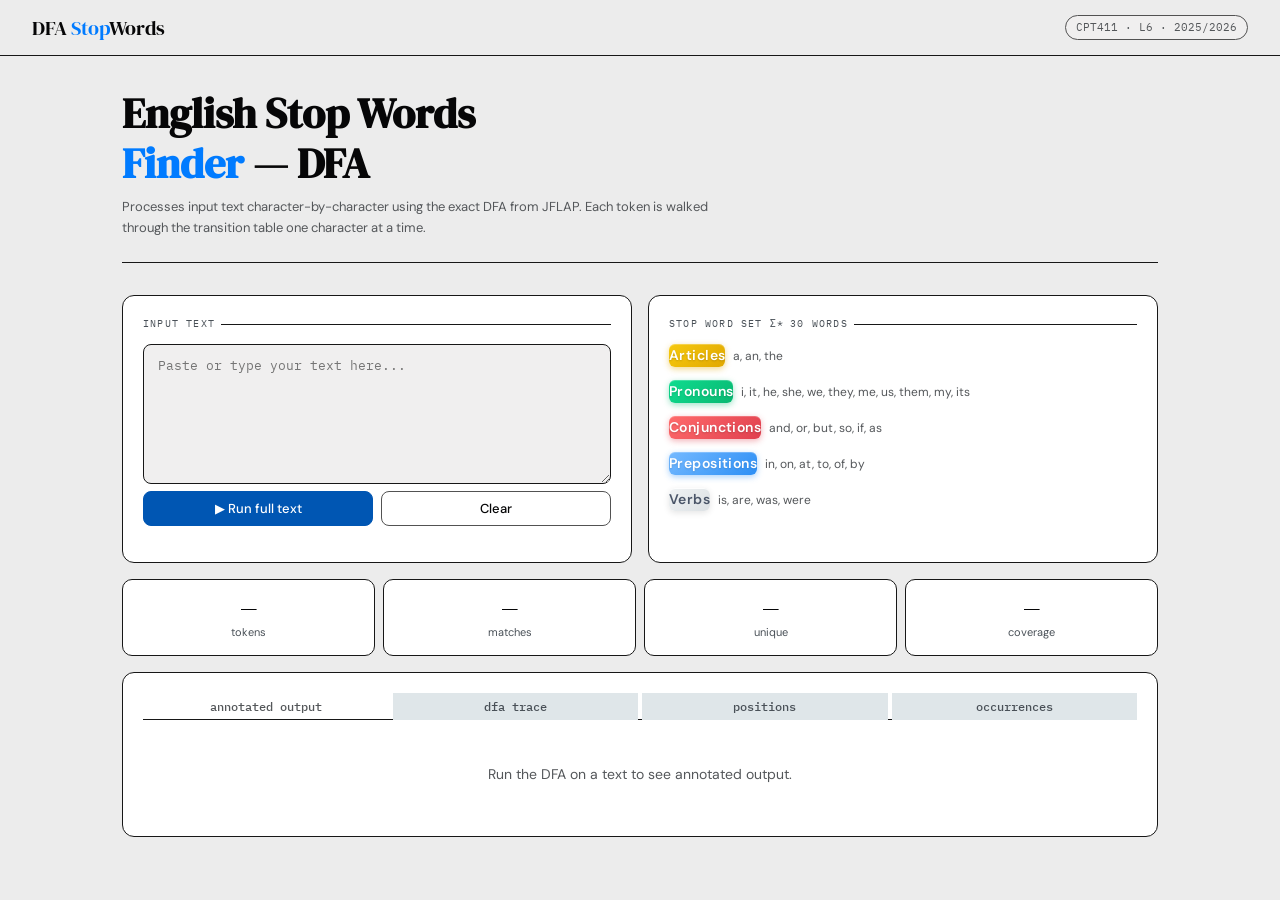
<file: index.html>
<!DOCTYPE html>
<html lang="en">
<head>
<meta charset="UTF-8">
<meta name="viewport" content="width=device-width, initial-scale=1.0">
<title>L6 — DFA Stop Words Finder</title>
<link rel="preconnect" href="https://fonts.googleapis.com">
<link href="https://fonts.googleapis.com/css2?family=IBM+Plex+Mono:wght@400;500&family=DM+Serif+Display&family=DM+Sans:wght@300;400;500&display=swap" rel="stylesheet">
<link rel="stylesheet" href="style.css">
</head>
<body>

<header>
  <div class="logo">DFA <span>Stop</span>Words</div>
  <span class="badge">CPT411 · L6 · 2025/2026</span>
</header>

<div class="container">
  <div class="hero">
    <h1>English Stop Words<br><em>Finder</em> — DFA</h1>
    <p>Processes input text character-by-character using the exact DFA from JFLAP. Each token is walked through the transition table one character at a time.</p>
  </div>

  <div class="grid-2">
        <div class="card-inputtext">
            <div class="card-label">input text</div>
                <textarea id="textInput" placeholder="Paste or type your text here..."></textarea>
            <div class="action-row">
                <button class="btn-primary" onclick="runDFA()">▶ Run full text</button>
                <button class="btn-ghost" onclick="clearAll()">Clear</button>
            </div>
        </div>
        <div class="card-stopwords">
            <div class="card-label">stop word set Σ*  <span style="margin-left:auto;font-size:10px;color:var(--text3)">30 words</span></div>
            <div class="chip-grid" id="wordChips"></div>
        </div>
    </div>

  <div class="stats">
    <div class="stat"><div class="stat-val" id="s-tokens">—</div><div class="stat-lbl">tokens</div></div>
    <div class="stat"><div class="stat-val" id="s-hits">—</div><div class="stat-lbl">matches</div></div>
    <div class="stat"><div class="stat-val" id="s-unique">—</div><div class="stat-lbl">unique</div></div>
    <div class="stat"><div class="stat-val" id="s-pct">—</div><div class="stat-lbl">coverage</div></div>
  </div>

  <div class="card">
    <div class="tabs">
        <button class="tab active" onclick="switchTab('annotated',this)">annotated output</button>
        <button class="tab"        onclick="switchTab('trace',this)">dfa trace</button>
        <button class="tab"        onclick="switchTab('positions',this)">positions</button>
        <button class="tab"        onclick="switchTab('occurrences',this)">occurrences</button>
    </div>
    <div id="tab-annotated" class="tab-panel active">
        <div id="output" class="empty-state">Run the DFA on a text to see annotated output.</div>
        </div>
            <div id="tab-trace" class="tab-panel">
                <div id="traceWrap">
                    <div id="log" class="empty-state">State trace will appear here after running.</div>
                </div>
            </div>
        <div id="tab-positions" class="tab-panel"> 
            <div id="posTableWrap"></div>  
        </div>
        <div id="tab-occurrences" class="tab-panel">
            <div id="occTable" class="empty-state">Occurrence table will appear after running.</div>
        </div>
  </div>
</div>
<script src="script.js"></script>
</body>
</html>
</file>
<file: style.css>
*, *::before, *::after { box-sizing: border-box; margin: 0; padding: 0; }

 :root {
    --bg:        #ececec;  /* White bg */
    --bg2:       #ffffff;  /* Light gray cards */
    --bg3:       #f0efef;  /* Lighter gray  inputsn buttons */
    --border:    #171717; 
    --border2:   #525252; 
    --text:      #060607;  /* Dark text for readability */
    --text2:     #54575a;  /* Medium gray for secondary text */
    --text3:     #495057;  /* Darker gray for labels */
    --accent:    #007bff;  /* Blue accent (e.g., for highlights) */
    --accent2:   #0056b3;  /* Darker blue for active states */
    --accept:    #28a745;  /* Green for accept */
    --reject:    #dc3545;  /* Red for reject */
    --hit-bg:    rgba(0,123,255,0.1);  /* Light blue background for hits */
    --hit-fg:    #0056b3;  /* Dark blue text for hits */
    --mono:      'IBM Plex Mono', monospace;
    --serif:     'DM Serif Display', serif;
    --sans:      'DM Sans', sans-serif;
  }

  body {
    background: var(--bg);
    color: var(--text);
    font-family: var(--sans);
    font-size: 14px;
    line-height: 1.6;
    min-height: 100vh;
  }

  header {
    border-bottom: 1px solid var(--border);
    padding: 0 2rem;
    display: flex;
    align-items: center;
    justify-content: space-between;
    height: 56px;
    position: sticky;
    top: 0;
    background: var(--bg);
    z-index: 10;
  }
  .logo { font-family: var(--serif); font-size: 20px; color: var(--text); }
  .logo span { color: var(--accent); }
  .badge {
    font-family: var(--mono);
    font-size: 11px;
    background: var(--bg3);
    border: 1px solid var(--border2);
    color: var(--text2);
    padding: 3px 10px;
    border-radius: 20px;
  }

  .container { max-width: 1100px; margin: 0 auto; padding: 2rem; }

  .hero {
    margin-bottom: 2rem;
    padding-bottom: 1.5rem;
    border-bottom: 1px solid var(--border);
  }
  .hero h1 {
    font-family: var(--serif);
    font-size: clamp(28px, 4vw, 42px);
    color: var(--text);
    line-height: 1.2;
    margin-bottom: .5rem;
  }
  .hero h1 em { font-style: normal; color: var(--accent); }
  .hero p { color: var(--text2); font-size: 13px; max-width: 600px; }

  .grid-2 { 
    display: grid; 
    grid-template-columns: 1fr 1fr;  /* Equal width for input and stop words */
    gap: 1rem; 
    margin-bottom: 1rem; 
  }
  @media (max-width: 700px) { .grid-2 { grid-template-columns: 1fr; } }

  .card {
    background: var(--bg2);
    border: 1px solid var(--border);
    border-radius: 12px;
    padding: 1.25rem;
  }
    .card-inputtext {
    background: var(--bg2);
    border: 1px solid var(--border);
    border-radius: 12px;
    padding: 1.25rem;
    
  }
    .card-stopwords {
    background: var(--bg2);
    border: 1px solid var(--border);
    border-radius: 12px;
    padding: 1.25rem;
  }
  .card-label {
    font-family: var(--mono);
    font-size: 10px;
    letter-spacing: .12em;
    text-transform: uppercase;
    color: var(--text3);
    margin-bottom: .75rem;
    display: flex;
    align-items: center;
    gap: 6px;
  }
  .card-label::after { content: ''; flex: 1; height: 1px; background: var(--border); }

  textarea {
    width: 100%;
    background: var(--bg3);
    border: 1px solid var(--border);
    border-radius: 8px;
    color: var(--text);
    font-family: var(--mono);
    font-size: 12.5px;
    padding: 10px 14px;
    transition: border-color .2s;
    outline: none;
    resize: vertical;
    min-height: 140px;
    line-height: 1.7;
  }
  textarea:focus { border-color: var(--accent2); }

  .action-row { display: flex; gap: 8px; margin-bottom: 1rem; }

  button {
    font-family: var(--sans);
    font-size: 13px;
    font-weight: 500;
    border-radius: 8px;
    padding: 8px 20px;
    cursor: pointer;
    transition: all .15s;
    border: 1px solid var(--border2);
    background: var(--bg3);
    color: var(--text);
    flex: 1;  /* Add this line to make buttons stretch equally */
  }
  button:hover { background: var(--bg2); border-color: var(--accent2); }
  button:active { transform: scale(.97); }
  .btn-primary { background: var(--accent2); border-color: var(--accent2); color: #fff; }
  .btn-primary:hover { background: var(--accent); border-color: var(--accent); }
  .btn-ghost { background: transparent; }
  .btn-ghost:hover { background: var(--bg3) }

  .stats {
    display: grid;
    grid-template-columns: repeat(4, 1fr);
    gap: 8px;
    margin-bottom: 1rem;
  }
  @media (max-width: 500px) { .stats { grid-template-columns: repeat(2, 1fr); } }
  .stat {
    background: var(--bg2);
    border: 1px solid var(--border);
    border-radius: 10px;
    padding: .85rem 1rem;
    text-align: center;
  }
  .stat-val { font-size: 26px; font-weight: 300; color: var(--text); font-family: var(--mono); line-height: 1.1; }
  .stat-lbl { font-size: 11px; color: var(--text3); margin-top: 2px; }

  #output {
    font-family: var(--sans);
    font-size: 14px;
    line-height: 2.1;
    color: var(--text2);
    min-height: 80px;
    white-space: pre-wrap;
    word-break: break-word;
  }
  .hit {
    background: var(--hit-bg);
    color: var(--hit-fg);
    border-radius: 4px;
    padding: 1px 4px;
    font-weight: 500;
    border-bottom: 1px solid var(--accent2);
    cursor: default;
    transition: background .15s;
  }
  .hit:hover { background: rgba(167,139,250,0.3); }

  #log {
    font-family: var(--mono);
    font-size: 11.5px;
    color: var(--text3);
    max-height: 260px;
    overflow-y: auto;
    overflow-x: auto;
    scrollbar-width: thin;
    scrollbar-color: var(--border2) transparent;
  }
  .log-row {
    display: flex;
    gap: 10px;
    align-items: baseline;
    padding: 3px 0;
    border-bottom: 1px solid var(--border);
    animation: fadeIn .2s ease;
    min-width: max-content;
  }
  @keyframes fadeIn { from { opacity: 0; transform: translateY(-3px); } to { opacity: 1; } }
  .log-row:last-child { border-bottom: none; }
  .tag-accept { color: var(--accept); font-weight: 500; min-width: 60px; }
  .tag-reject { color: var(--reject); font-weight: 500; min-width: 60px; }
  .log-word { color: var(--text); min-width: 90px; }
  .log-trace { color: var(--text3); flex: 0 0 auto; overflow: visible; text-overflow: clip; white-space: nowrap; }
  .log-pos { color: var(--text3); font-size: 10px; white-space: nowrap; }

  .chip-grid {
    display: grid;
    gap: 0.6rem;
  }
.category-group {
  display: flex;
  align-items: baseline;
  gap: 8px;
  margin-bottom: 4px;
}

.category-words {
  font-size: 12px;
  color: var(--text2, #636e72);
}
  .category-group strong {
    color: var(--text);
    font-weight: 500;
  }
  /* Stop word category colors */
  /* Stop word category colors — refined, not highlighter */

.chip.cat-articles {
  background: linear-gradient(135deg, #f6c90e, #e1a800);
  color: #fff;
  border: none;
  box-shadow: 0 2px 6px rgba(225, 168, 0, 0.45), inset 0 1px 0 rgba(255,255,255,0.25);
  font-weight: 600;
  letter-spacing: 0.03em;
  border-radius: 6px;
  text-shadow: 0 1px 2px rgba(0,0,0,0.18);
}

.chip.cat-pronouns {
  background: linear-gradient(135deg, #0fdc8f, #09b872);
  color: #fff;
  border: none;
  box-shadow: 0 2px 6px rgba(9, 184, 114, 0.4), inset 0 1px 0 rgba(255,255,255,0.22);
  font-weight: 600;
  letter-spacing: 0.03em;
  border-radius: 6px;
  text-shadow: 0 1px 2px rgba(0,0,0,0.15);
}

.chip.cat-conjunctions {
  background: linear-gradient(135deg, #ff6b6b, #e0404f);
  color: #fff;
  border: none;
  box-shadow: 0 2px 6px rgba(224, 64, 79, 0.4), inset 0 1px 0 rgba(255,255,255,0.2);
  font-weight: 600;
  letter-spacing: 0.03em;
  border-radius: 6px;
  text-shadow: 0 1px 2px rgba(0,0,0,0.18);
}

.chip.cat-prepositions {
  background: linear-gradient(135deg, #74b9ff, #2d8ff5);
  color: #fff;
  border: none;
  box-shadow: 0 2px 6px rgba(45, 143, 245, 0.4), inset 0 1px 0 rgba(255,255,255,0.22);
  font-weight: 600;
  letter-spacing: 0.03em;
  border-radius: 6px;
  text-shadow: 0 1px 2px rgba(0,0,0,0.12);
}

.chip.cat-verbs {
  background: linear-gradient(135deg, #f0f3f4, #dce1e4);
  color: #4a5568;
  border: none;
  box-shadow: 0 2px 6px rgba(0,0,0,0.10), inset 0 1px 0 rgba(255,255,255,0.9);
  font-weight: 600;
  letter-spacing: 0.03em;
  border-radius: 6px;
  text-shadow: none;
}

/* Inline hits in text — same treatment */
.hit.cat-articles {
  background: linear-gradient(135deg, #f6c90e, #e1a800);
  color: #fff;
  box-shadow: 0 1px 4px rgba(225, 168, 0, 0.4);
  font-weight: 600;
  border-radius: 4px;
  text-shadow: 0 1px 2px rgba(0,0,0,0.15);
}

.hit.cat-pronouns {
  background: linear-gradient(135deg, #0fdc8f, #09b872);
  color: #fff;
  box-shadow: 0 1px 4px rgba(9, 184, 114, 0.35);
  font-weight: 600;
  border-radius: 4px;
  text-shadow: 0 1px 2px rgba(0,0,0,0.12);
}

.hit.cat-conjunctions {
  background: linear-gradient(135deg, #ff6b6b, #e0404f);
  color: #fff;
  box-shadow: 0 1px 4px rgba(224, 64, 79, 0.35);
  font-weight: 600;
  border-radius: 4px;
  text-shadow: 0 1px 2px rgba(0,0,0,0.15);
}

.hit.cat-prepositions {
  background: linear-gradient(135deg, #74b9ff, #2d8ff5);
  color: #fff;
  box-shadow: 0 1px 4px rgba(45, 143, 245, 0.35);
  font-weight: 600;
  border-radius: 4px;
  text-shadow: 0 1px 2px rgba(0,0,0,0.1);
}

.hit.cat-verbs {
  background: linear-gradient(135deg, #f0f3f4, #dce1e4);
  color: #4a5568;
  box-shadow: 0 1px 4px rgba(0,0,0,0.08);
  font-weight: 600;
  border-radius: 4px;
}
  .tabs { display: flex; gap: 4px; margin-bottom: 1rem; border-bottom: 1px solid var(--border); }
  .tab {
    font-size: 12px;
    font-family: var(--mono);
    padding: 6px 14px;
    background: #dfe6e9; color: #2d3436;;
    border: #848484; 
    color: var(--text3);
    cursor: pointer;
    border-radius: 0;
    transition: color .15s, border-color .15s;
    margin-bottom: -1px;
  }
  .tab:hover { color: var(--text2); background: #d1d1d1; }
  .tab.active { color: var(--text2); background: none; border: #060607; }

  .tab-panel { display: none; }
  .tab-panel.active { display: block; }

   /* position table below trace */
  .pos-table-wrap { margin-top:1.25rem; border-top:1px solid var(--border); padding-top:1rem; }
  .pos-table-label { font-family:var(--mono); font-size:10px; letter-spacing:.1em; text-transform:uppercase; color:var(--text3); margin-bottom:.6rem; }
  .pos-table { width:100%; border-collapse:collapse; font-size:12px; font-family:var(--mono); }
  .pos-table th { text-align:left; padding:5px 10px; color:var(--text3); font-weight:400; border-bottom:1px solid var(--border); }
  .pos-table td { padding:5px 10px; border-bottom:1px solid var(--border); color:var(--text2); }
  .pos-table tr:hover td { background:var(--bg3); }
  .pos-table td.w { color:var(--hit-fg); font-weight:500; }
  .pos-table td.cat-articles { background: rgba(255,234,167,0.3); }
  .pos-table td.cat-pronouns { background: rgba(168,230,207,0.3); }
  .pos-table td.cat-conjunctions { background: rgba(255,118,117,0.3); }
  .pos-table td.cat-prepositions { background: rgba(116,185,255,0.3); }
  .pos-table td.cat-verbs { background: rgba(223,230,233,0.3); }

  .occ-table { width: 100%; border-collapse: collapse; font-size: 12px; font-family: var(--mono); }
  .occ-table th { text-align: left; padding: 6px 10px; color: var(--text3); font-weight: 400; border-bottom: 1px solid var(--border); }
  .occ-table td { padding: 5px 10px; border-bottom: 1px solid var(--border); color: var(--text2); }
  .occ-table tr:hover td { background: var(--bg3); }
  .occ-bar { height: 4px; border-radius: 2px; background: var(--accent2); display: inline-block; vertical-align: middle; margin-left: 8px; }

  .empty-state { color: var(--text3); font-family: var(--mono); font-size: 12px; padding: 1.5rem 0; text-align: center; }

  ::-webkit-scrollbar { width: 5px; height: 5px; }
  ::-webkit-scrollbar-track { background: transparent; }
  ::-webkit-scrollbar-thumb { background: var(--border2); border-radius: 10px; }
</file>
